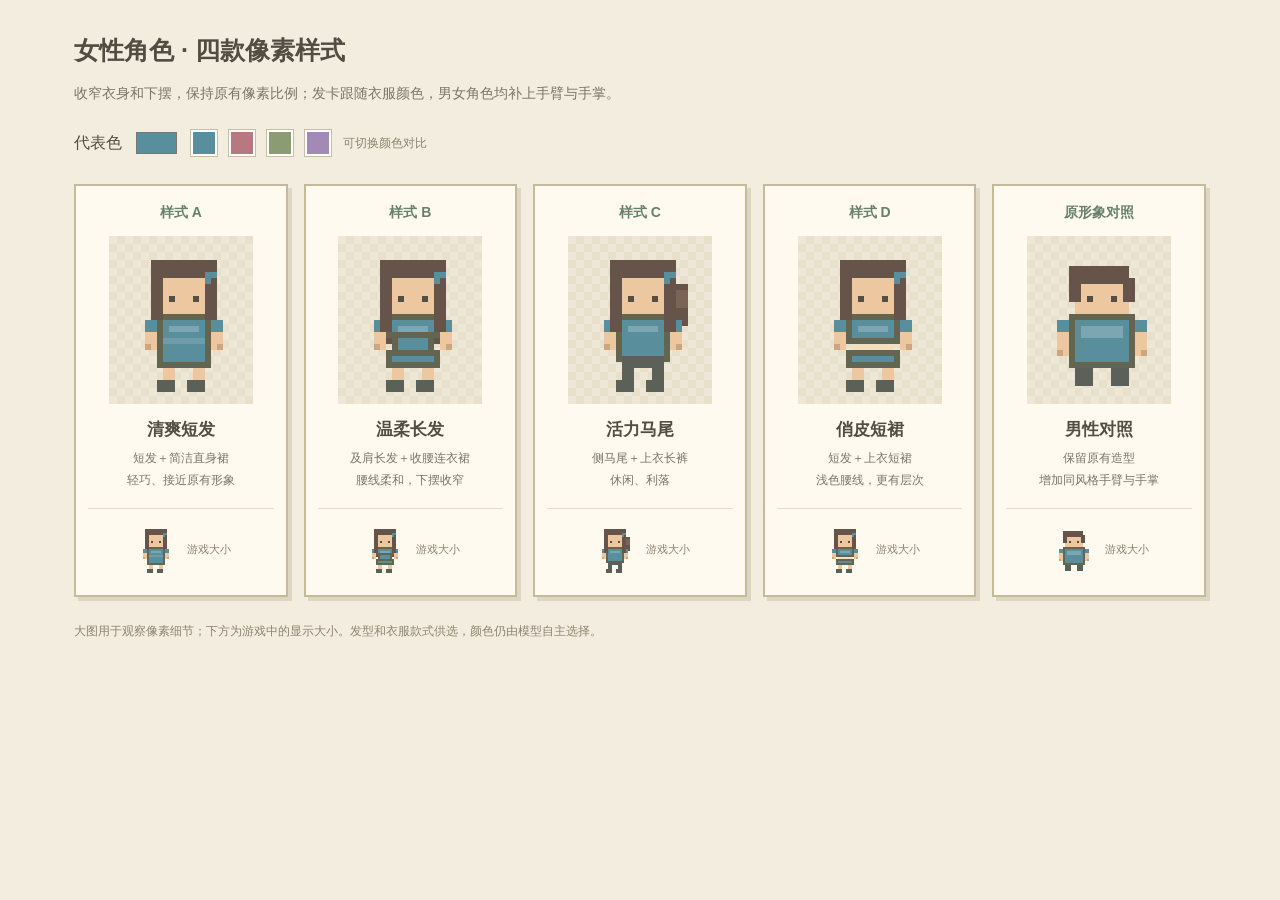
<file: docs/女性角色样式预览.html>
<!doctype html>
<html lang="zh-CN"><head><meta charset="utf-8"><meta name="viewport" content="width=device-width,initial-scale=1"><title>女性角色样式预览</title>
<style>
*{box-sizing:border-box}body{margin:0;background:#f3eddf;color:#514d43;font-family:'Microsoft YaHei',sans-serif}main{max-width:1180px;margin:34px auto;padding:0 24px}h1{font-size:25px;margin:0 0 10px}p{color:#797568;font-size:14px;line-height:1.8}.toolbar{display:flex;align-items:center;gap:12px;margin:22px 0 26px}.swatch{width:26px;height:26px;border:2px solid #fff;outline:1px solid #c8bea7;cursor:pointer}input{width:45px;height:30px;border:0;padding:0;background:none}.grid{display:grid;grid-template-columns:repeat(5,1fr);gap:16px}.card{background:#fffaf0;border:2px solid #c6b99c;box-shadow:4px 4px #ded5c2;padding:18px 12px;text-align:center}.badge{font-weight:bold;color:#67816b;font-size:14px}.sprite{width:144px;height:168px;margin:14px auto 10px;background:repeating-conic-gradient(#e9e0cb 0% 25%,#eee7d7 0% 50%) 0 0/16px 16px;image-rendering:pixelated}.card h2{font-size:17px;margin:0 0 7px}.card p{font-size:12px;min-height:44px;margin:0}.small{display:flex;justify-content:center;align-items:center;gap:8px;border-top:1px solid #e5dcc8;margin-top:16px;padding-top:12px;font-size:11px;color:#8b826f}.small canvas{image-rendering:pixelated}footer{font-size:12px;color:#8c8370;margin-top:26px}@media(max-width:850px){.grid{grid-template-columns:repeat(2,1fr)}}
</style></head><body><main>
<h1>女性角色 · 四款像素样式</h1><p>收窄衣身和下摆，保持原有像素比例；发卡跟随衣服颜色，男女角色均补上手臂与手掌。</p>
<div class="toolbar"><label for="color">代表色</label><input id="color" type="color" value="#598f9c"><button class="swatch" style="background:#598f9c" data-color="#598f9c" aria-label="蓝绿色"></button><button class="swatch" style="background:#b87881" data-color="#b87881" aria-label="豆沙色"></button><button class="swatch" style="background:#8b9b72" data-color="#8b9b72" aria-label="绿色"></button><button class="swatch" style="background:#a28ab4" data-color="#a28ab4" aria-label="紫色"></button><span style="font-size:12px;color:#8c8370">可切换颜色对比</span></div>
<div class="grid" id="grid"></div><footer>大图用于观察像素细节；下方为游戏中的显示大小。发型和衣服款式供选，颜色仍由模型自主选择。</footer>
</main><script src="../web/pixel-scene.js"></script><script>
const styles=[['A','清爽短发','短发＋简洁直身裙','轻巧、接近原有形象'],['B','温柔长发','及肩长发＋收腰连衣裙','腰线柔和，下摆收窄'],['C','活力马尾','侧马尾＋上衣长裤','休闲、利落'],['D','俏皮短裙','短发＋上衣短裙','浅色腰线，更有层次'],['男','男性对照','保留原有造型','增加同风格手臂与手掌']];
const grid=document.getElementById('grid');
for(const [id,title,outfit,desc]of styles){const el=document.createElement('section');el.className='card';el.innerHTML=`<div class="badge">${id==='男'?'原形象对照':'样式 '+id}</div><canvas class="sprite" width="144" height="168"></canvas><h2>${title}</h2><p>${outfit}<br>${desc}</p><div class="small"><canvas width="48" height="56"></canvas><span>游戏大小</span></div>`;grid.appendChild(el);}
function paint(){const color=document.getElementById('color').value;document.querySelectorAll('.card').forEach((el,i)=>{for(const cv of el.querySelectorAll('canvas'))PixelScene.preview(cv.getContext('2d'),{gender:i===4?'男':'女',style:styles[i][0],color},cv.width/24);});}
document.getElementById('color').oninput=paint;document.querySelectorAll('[data-color]').forEach(b=>b.onclick=()=>{document.getElementById('color').value=b.dataset.color;paint()});paint();
</script></body></html>
</file>
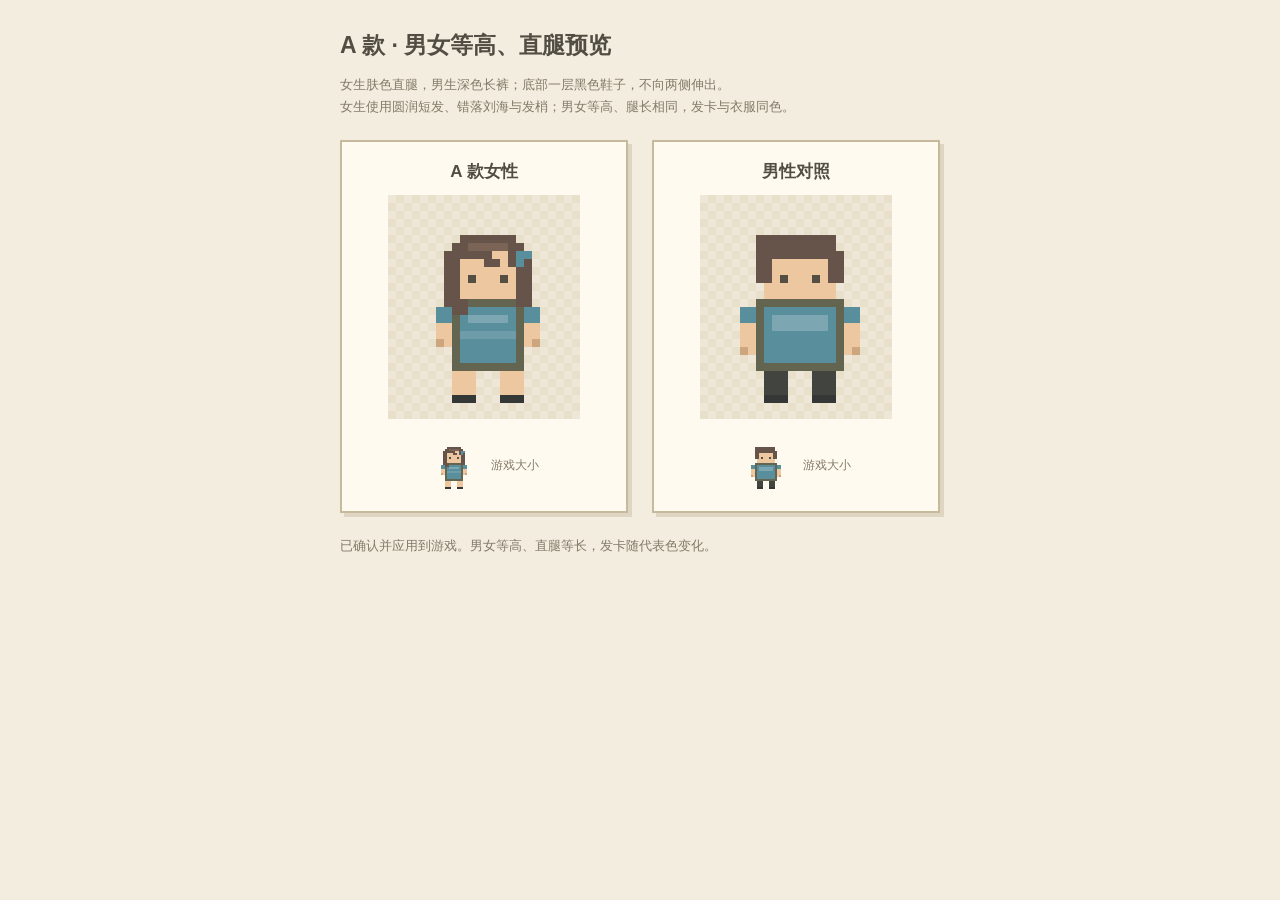
<file: docs/男女角色比例预览.html>
<!doctype html><html lang="zh-CN"><head><meta charset="utf-8"><title>A款男女比例预览</title><style>
*{box-sizing:border-box}body{margin:0;background:#f3eddf;color:#514d43;font-family:'Microsoft YaHei',sans-serif}main{width:660px;padding:30px;margin:auto}h1{font-size:23px;margin:0 0 10px}p{font-size:13px;color:#827a68;line-height:1.7}.row{display:flex;gap:24px;margin-top:22px}.card{width:288px;background:#fffaf0;border:2px solid #c6b99c;padding:18px;text-align:center;box-shadow:4px 4px #ded5c2}h2{font-size:17px;margin:0 0 12px}.large{display:block;margin:auto;width:192px;height:224px;image-rendering:pixelated;background:repeating-conic-gradient(#e9e0cb 0% 25%,#eee7d7 0% 50%) 0 0/16px 16px}.small{margin-top:18px;display:flex;justify-content:center;align-items:center;gap:14px;font-size:12px;color:#827a68}.small canvas{image-rendering:pixelated}footer{margin-top:24px;font-size:13px;color:#827a68}
</style></head><body><main><h1>A 款 · 男女等高、直腿预览</h1><p>女生肤色直腿，男生深色长裤；底部一层黑色鞋子，不向两侧伸出。<br>女生使用圆润短发、错落刘海与发梢；男女等高、腿长相同，发卡与衣服同色。</p><div class="row"><section class="card"><h2>A 款女性</h2><canvas class="large" width="192" height="224"></canvas><div class="small"><canvas width="48" height="56"></canvas>游戏大小</div></section><section class="card"><h2>男性对照</h2><canvas class="large" width="192" height="224"></canvas><div class="small"><canvas width="48" height="56"></canvas>游戏大小</div></section></div><footer>已确认并应用到游戏。男女等高、直腿等长，发卡随代表色变化。</footer></main><script src="../web/pixel-scene.js"></script><script>
document.querySelectorAll('.card').forEach((card,i)=>{for(const cv of card.querySelectorAll('canvas'))PixelScene.preview(cv.getContext('2d'),{gender:i?'男':'女',color:'#598f9c',style:'A',straightLegs:true,naturalHair:true,darkPants:true},cv.width/24)});
</script></body></html>
</file>
